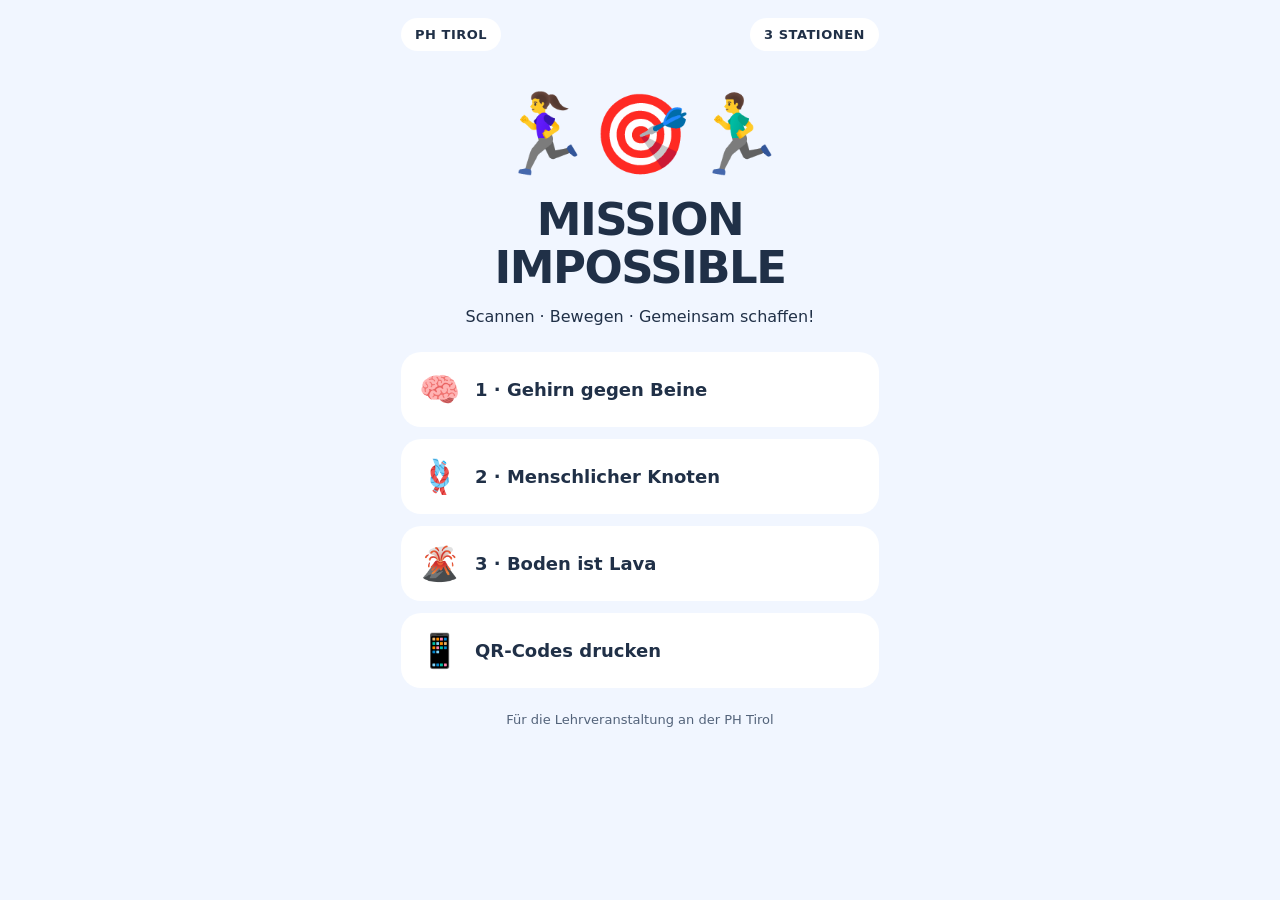
<file: index.html>
<!doctype html><html lang="de"><head><meta charset="utf-8"><meta name="viewport" content="width=device-width, initial-scale=1"><title>Mission Impossible – PHT</title><link rel="stylesheet" href="style.css"><style>:root{--bg:#f1f6ff;--accent:#e6eaff}.links{display:grid;gap:12px}.links a{display:flex;align-items:center;gap:15px;background:#fff;border-radius:20px;padding:18px;text-decoration:none;font-size:18px;font-weight:800}.links span{font-size:33px}.intro{text-align:center;margin:38px 0 26px}</style></head><body><main class="wrap"><div class="top"><span class="pill">PH TIROL</span><span class="pill">3 STATIONEN</span></div><section class="intro"><div style="font-size:78px">🏃‍♀️🎯🏃‍♂️</div><h1>MISSION IMPOSSIBLE</h1><p>Scannen · Bewegen · Gemeinsam schaffen!</p></section><div class="links"><a href="station1.html"><span>🧠</span> 1 · Gehirn gegen Beine</a><a href="station2.html"><span>🪢</span> 2 · Menschlicher Knoten</a><a href="station3.html"><span>🌋</span> 3 · Boden ist Lava</a><a href="qr-drucken.html"><span>📱</span> QR-Codes drucken</a></div><p class="foot">Für die Lehrveranstaltung an der PH Tirol</p></main></body></html>
</file>
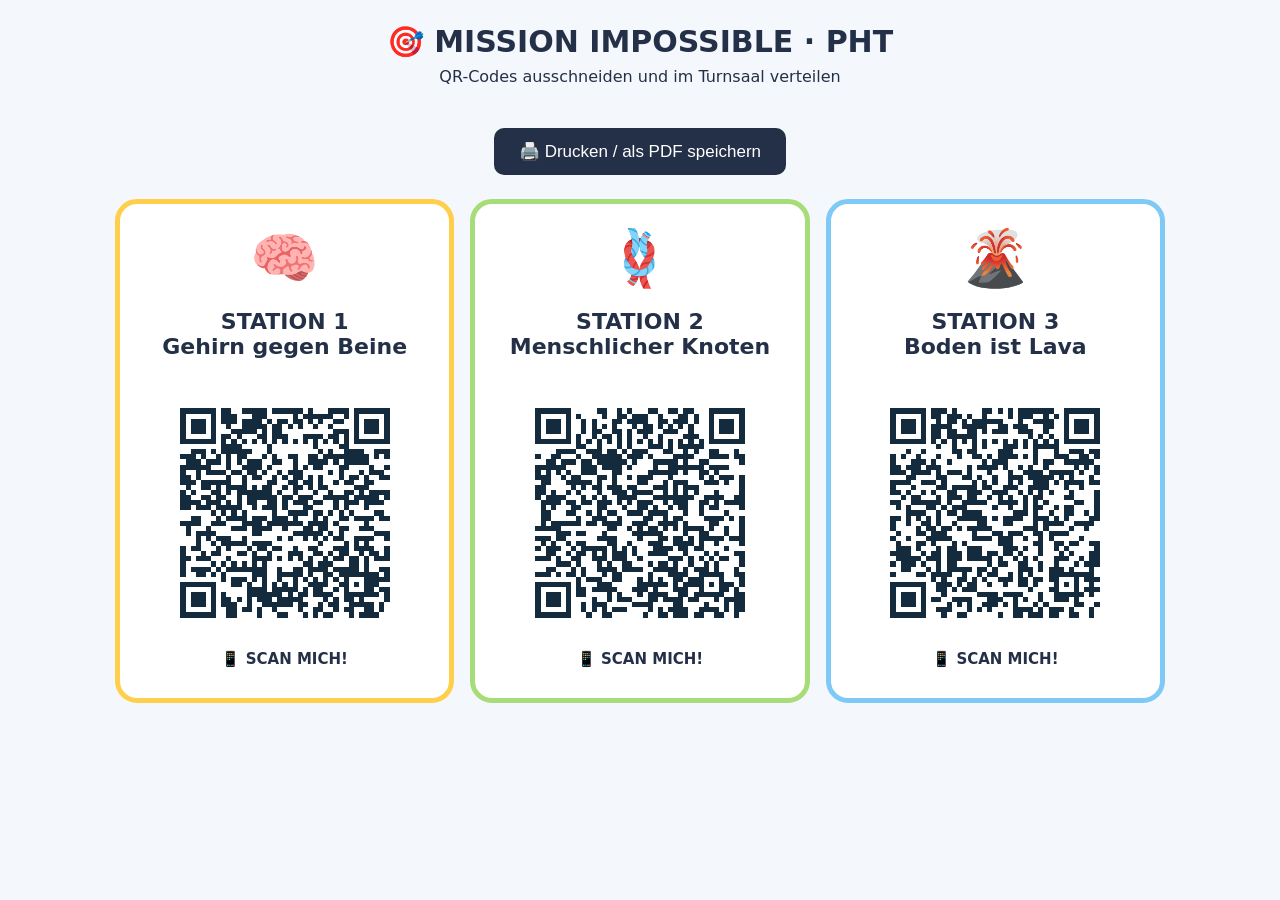
<file: qr-drucken.html>
<!doctype html><html lang="de"><head><meta charset="utf-8"><meta name="viewport" content="width=device-width, initial-scale=1"><title>QR-Codes drucken – Mission Impossible</title><style>body{font-family:system-ui,sans-serif;margin:0;background:#f4f7fb;color:#243047}header{text-align:center;padding:24px 10px}h1{margin:0;font-size:30px}p{margin:8px}.sheet{max-width:1050px;margin:auto;display:grid;grid-template-columns:repeat(3,minmax(0,1fr));gap:16px;padding:14px}.card{background:white;border:5px solid var(--color);border-radius:22px;text-align:center;padding:22px 10px;break-inside:avoid}.card h2{font-size:22px;min-height:60px}.card .emoji{font-size:55px}.card img{width:90%;max-width:250px;image-rendering:pixelated}.card p{font-size:15px;font-weight:700}.tools{text-align:center;margin:10px}.tools button{padding:13px 25px;background:#243047;color:#fff;border:0;border-radius:10px;font-size:17px;cursor:pointer}@media(max-width:680px){.sheet{grid-template-columns:1fr;max-width:380px}}@media print{@page{size:A4 landscape;margin:10mm}body{background:#fff;print-color-adjust:exact;-webkit-print-color-adjust:exact}header{padding:6px}.sheet{grid-template-columns:repeat(3,1fr);gap:8px;padding:0}.card{padding:10px 5px}.card img{width:80%}.tools{display:none}}</style></head><body><header><h1>🎯 MISSION IMPOSSIBLE · PHT</h1><p>QR-Codes ausschneiden und im Turnsaal verteilen</p></header><div class="tools"><button onclick="window.print()">🖨️ Drucken / als PDF speichern</button></div><main class="sheet"><section class="card" style="--color:#ffcf4b"><div class="emoji">🧠</div><h2>STATION 1<br>Gehirn gegen Beine</h2><img src="qr-station1.png" alt="QR-Code Station 1"><p>📱 SCAN MICH!</p></section><section class="card" style="--color:#a6dd78"><div class="emoji">🪢</div><h2>STATION 2<br>Menschlicher Knoten</h2><img src="qr-station2.png" alt="QR-Code Station 2"><p>📱 SCAN MICH!</p></section><section class="card" style="--color:#7ec9f5"><div class="emoji">🌋</div><h2>STATION 3<br>Boden ist Lava</h2><img src="qr-station3.png" alt="QR-Code Station 3"><p>📱 SCAN MICH!</p></section></main></body></html>
</file>
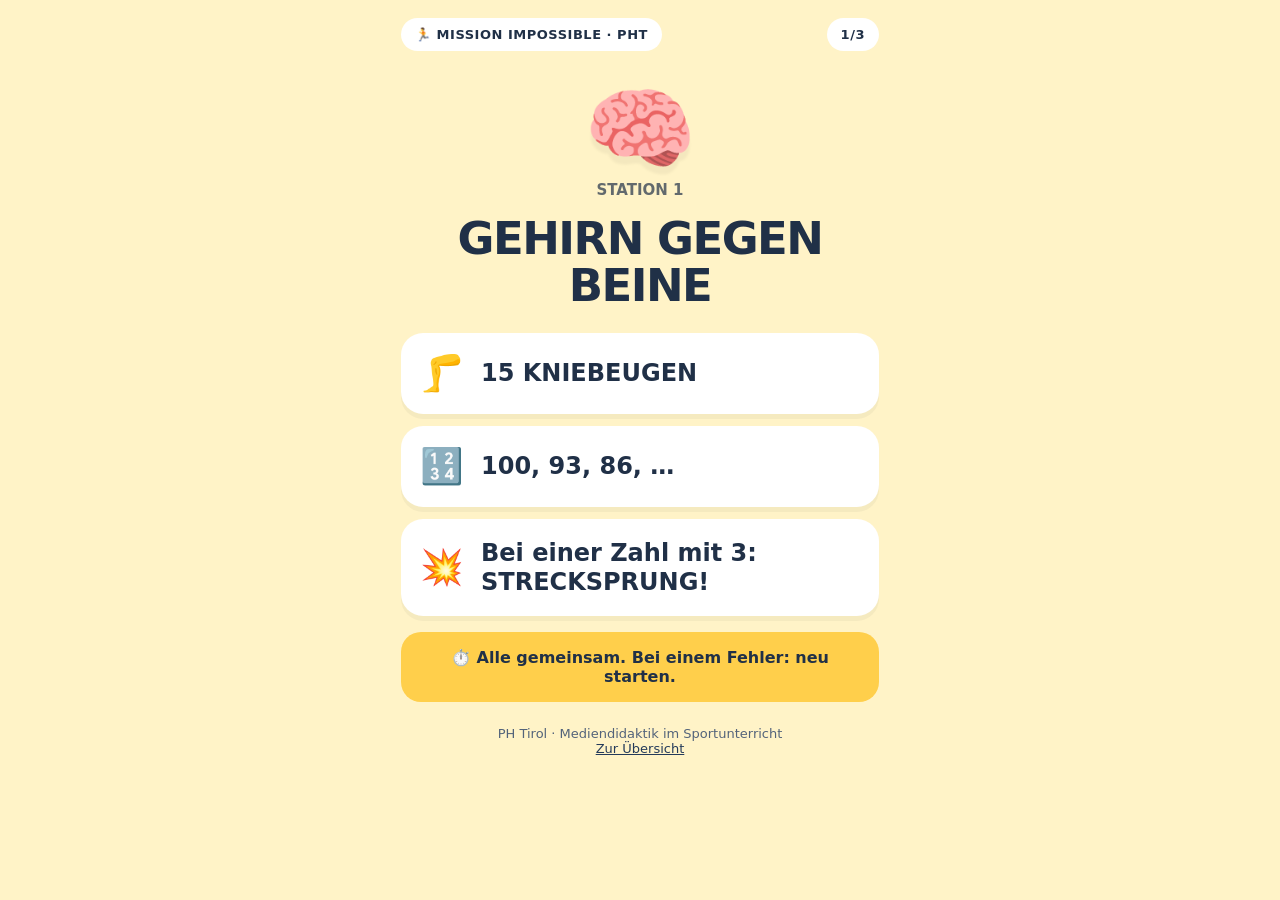
<file: station1.html>
<!doctype html><html lang="de"><head><meta charset="utf-8"><meta name="viewport" content="width=device-width, initial-scale=1"><title>Station 1 – GEHIRN GEGEN BEINE</title><link rel="stylesheet" href="style.css"><style>:root{--accent:#ffcf4b;--bg:#fff3c7}</style></head><body><main class="wrap"><div class="top"><span class="pill">🏃 MISSION IMPOSSIBLE · PHT</span><span class="pill">1/3</span></div><section class="hero"><span class="emoji" role="img" aria-label="Stationssymbol">🧠</span><div class="sub">STATION 1</div><h1>GEHIRN GEGEN BEINE</h1></section><section class="tasks"><div class="task"><span class="ic">🦵</span><strong>15 KNIEBEUGEN</strong></div><div class="task"><span class="ic">🔢</span><strong>100, 93, 86, …</strong></div><div class="task"><span class="ic">💥</span><strong>Bei einer Zahl mit 3: STRECKSPRUNG!</strong></div></section><div class="note">⏱️ Alle gemeinsam. Bei einem Fehler: neu starten.</div><footer class="foot">PH Tirol · Mediendidaktik im Sportunterricht<br><a href="index.html">Zur Übersicht</a></footer></main></body></html>
</file>
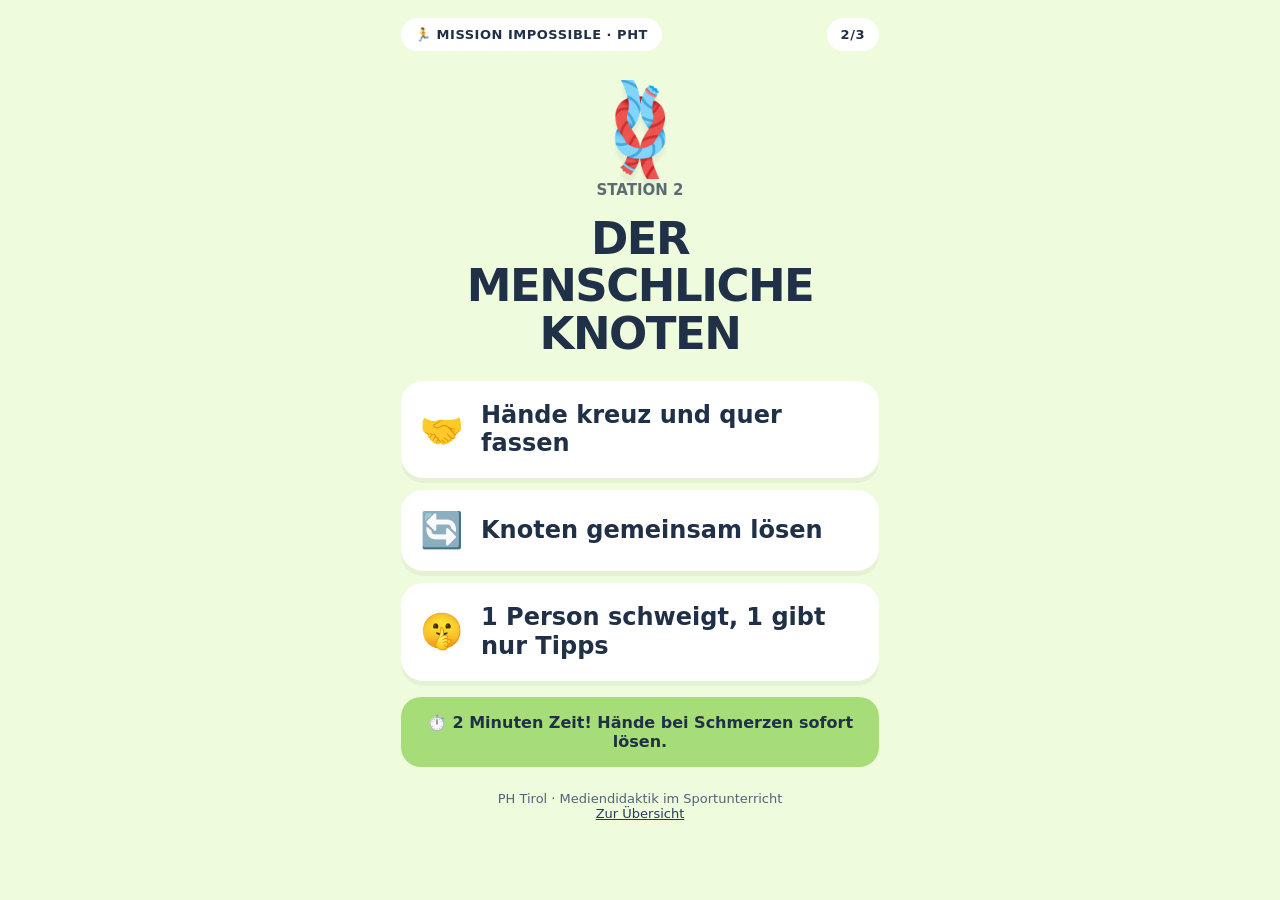
<file: station2.html>
<!doctype html><html lang="de"><head><meta charset="utf-8"><meta name="viewport" content="width=device-width, initial-scale=1"><title>Station 2 – DER MENSCHLICHE KNOTEN</title><link rel="stylesheet" href="style.css"><style>:root{--accent:#a6dd78;--bg:#eefbdc}</style></head><body><main class="wrap"><div class="top"><span class="pill">🏃 MISSION IMPOSSIBLE · PHT</span><span class="pill">2/3</span></div><section class="hero"><span class="emoji" role="img" aria-label="Stationssymbol">🪢</span><div class="sub">STATION 2</div><h1>DER MENSCHLICHE KNOTEN</h1></section><section class="tasks"><div class="task"><span class="ic">🤝</span><strong>Hände kreuz und quer fassen</strong></div><div class="task"><span class="ic">🔄</span><strong>Knoten gemeinsam lösen</strong></div><div class="task"><span class="ic">🤫</span><strong>1 Person schweigt, 1 gibt nur Tipps</strong></div></section><div class="note">⏱️ 2 Minuten Zeit! Hände bei Schmerzen sofort lösen.</div><footer class="foot">PH Tirol · Mediendidaktik im Sportunterricht<br><a href="index.html">Zur Übersicht</a></footer></main></body></html>
</file>
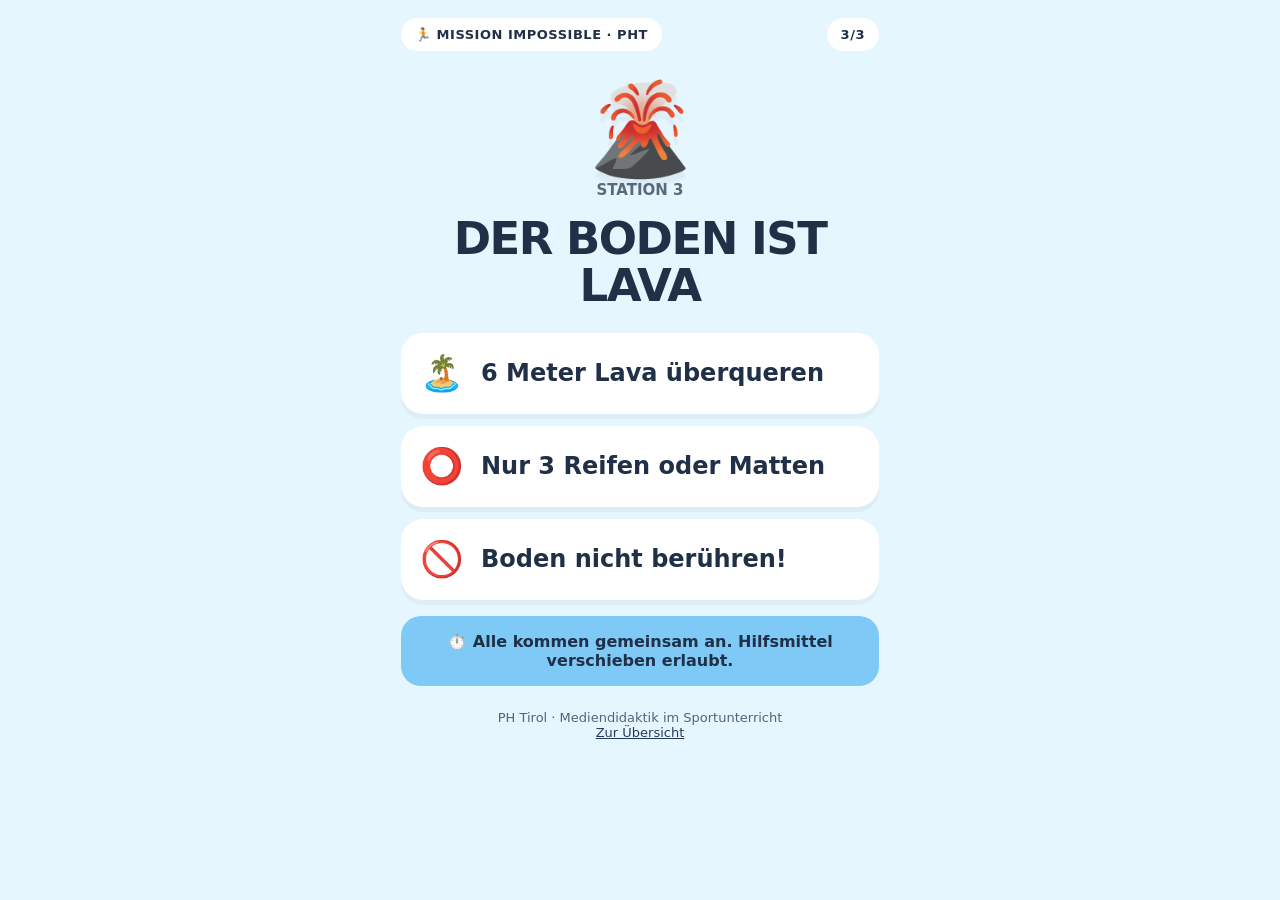
<file: station3.html>
<!doctype html><html lang="de"><head><meta charset="utf-8"><meta name="viewport" content="width=device-width, initial-scale=1"><title>Station 3 – DER BODEN IST LAVA</title><link rel="stylesheet" href="style.css"><style>:root{--accent:#7ec9f5;--bg:#e6f6ff}</style></head><body><main class="wrap"><div class="top"><span class="pill">🏃 MISSION IMPOSSIBLE · PHT</span><span class="pill">3/3</span></div><section class="hero"><span class="emoji" role="img" aria-label="Stationssymbol">🌋</span><div class="sub">STATION 3</div><h1>DER BODEN IST LAVA</h1></section><section class="tasks"><div class="task"><span class="ic">🏝️</span><strong>6 Meter Lava überqueren</strong></div><div class="task"><span class="ic">⭕</span><strong>Nur 3 Reifen oder Matten</strong></div><div class="task"><span class="ic">🚫</span><strong>Boden nicht berühren!</strong></div></section><div class="note">⏱️ Alle kommen gemeinsam an. Hilfsmittel verschieben erlaubt.</div><footer class="foot">PH Tirol · Mediendidaktik im Sportunterricht<br><a href="index.html">Zur Übersicht</a></footer></main></body></html>
</file>
<file: style.css>
*{box-sizing:border-box}body{margin:0;font-family:system-ui,-apple-system,"Segoe UI",sans-serif;color:#203047;background:var(--bg);min-height:100vh}.wrap{max-width:510px;margin:auto;padding:18px 16px 38px}.top{display:flex;align-items:center;justify-content:space-between;gap:8px}.pill{background:#fff;padding:9px 14px;border-radius:30px;font-size:13px;font-weight:800;letter-spacing:.04em}.hero{text-align:center;padding:26px 14px 18px}.hero .emoji{font-size:90px;line-height:1.15;display:block;filter:drop-shadow(0 8px 1px #0000000b)}h1{font-size:clamp(30px,8vw,45px);line-height:1.06;margin:16px 0 5px;letter-spacing:-1.5px}h2{font-size:22px;margin:0 0 12px}.sub{font-size:15px;font-weight:700;opacity:.7}.tasks{display:grid;gap:12px}.task{background:#fff;border:2px solid #ffffffb0;border-radius:22px;padding:18px 15px;display:flex;align-items:center;gap:15px;box-shadow:0 5px 0 #0000000a}.task .ic{font-size:35px;flex:0 0 48px;text-align:center}.task strong{font-size:clamp(18px,5vw,24px);line-height:1.2}.note{background:var(--accent);border-radius:20px;padding:16px;margin-top:16px;font-size:16px;font-weight:750;text-align:center}.foot{text-align:center;margin-top:24px;font-size:13px;color:#53637a}.foot a{color:#243a5a}button,a.btn{background:#203047;color:white;border:0;border-radius:15px;padding:12px 17px;text-decoration:none;font-weight:800;display:inline-block}a{color:#203047}@media print{body{print-color-adjust:exact;-webkit-print-color-adjust:exact}}
</file>
